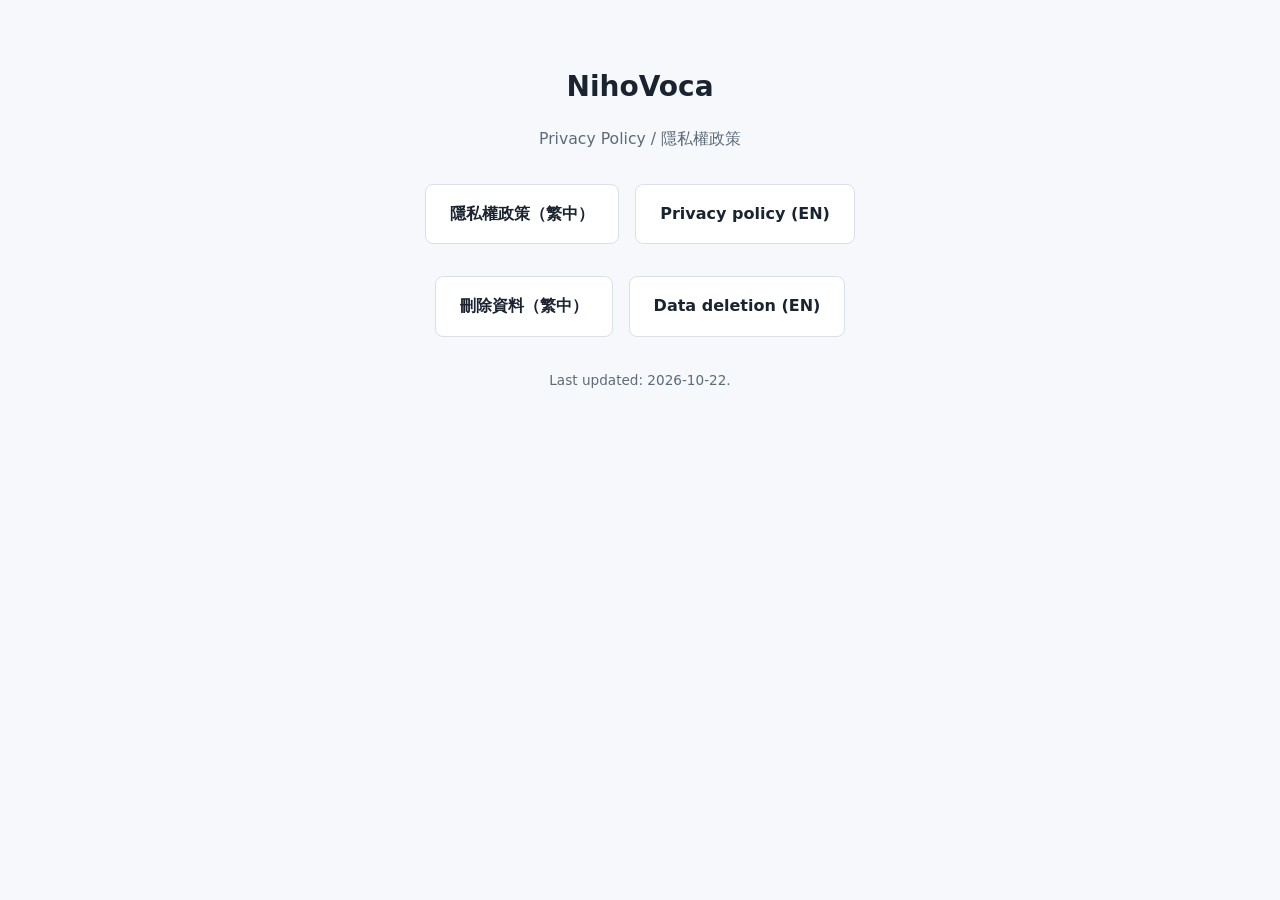
<file: index.html>
<!DOCTYPE html>
<html lang="zh-Hant">
  <head>
    <meta charset="utf-8" />
    <meta name="viewport" content="width=device-width, initial-scale=1" />
    <title>NihoVoca — Privacy Policy</title>
    <link rel="stylesheet" href="assets/style.css" />
  </head>
  <body>
    <main class="wrap hub">
      <h1>NihoVoca</h1>
      <p class="muted">Privacy Policy / 隱私權政策</p>
      <nav class="lang-nav" aria-label="Language">
        <a class="card" href="zh.html">隱私權政策（繁中）</a>
        <a class="card" href="en.html">Privacy policy (EN)</a>
      </nav>
      <nav class="lang-nav" aria-label="Data deletion">
        <a class="card" href="delete-zh.html">刪除資料（繁中）</a>
        <a class="card" href="delete-en.html">Data deletion (EN)</a>
      </nav>
      <p class="fine">
        Last updated: 2026-10-22.
      </p>
    </main>
  </body>
</html>
</file>
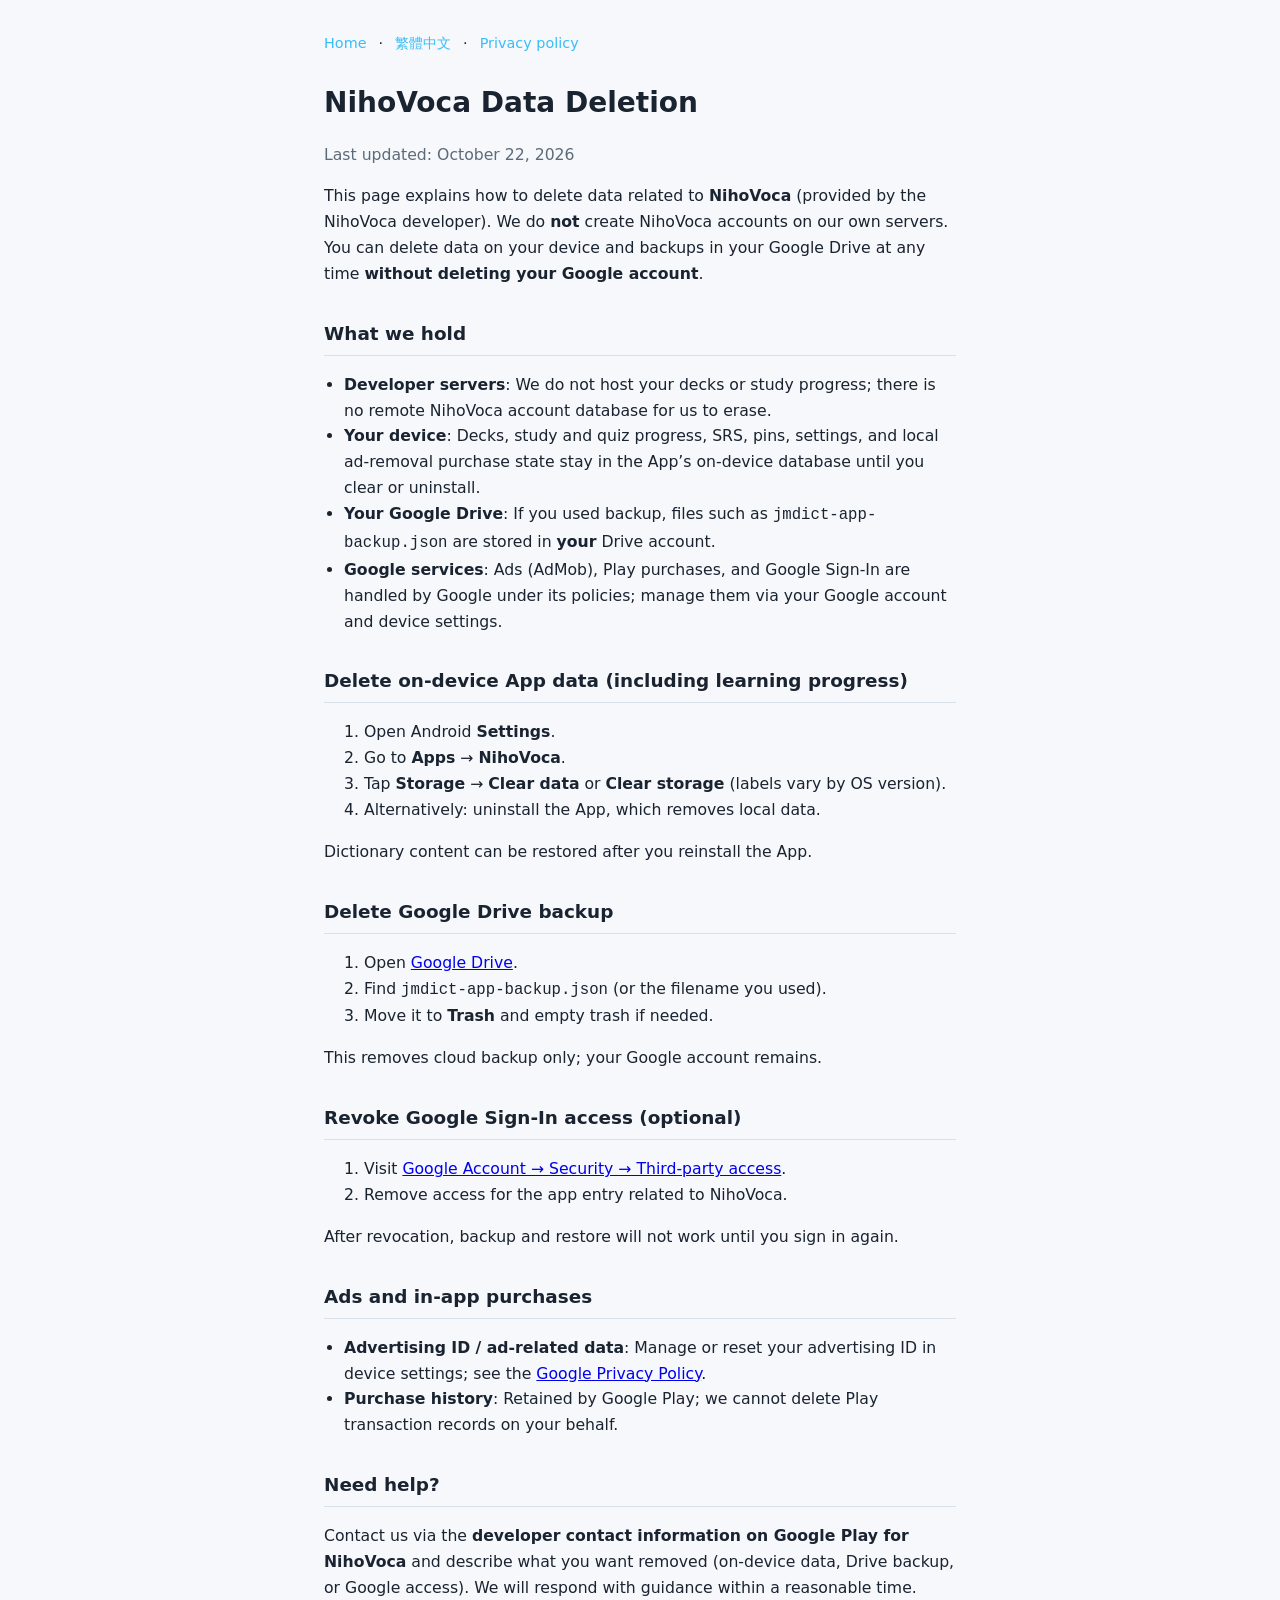
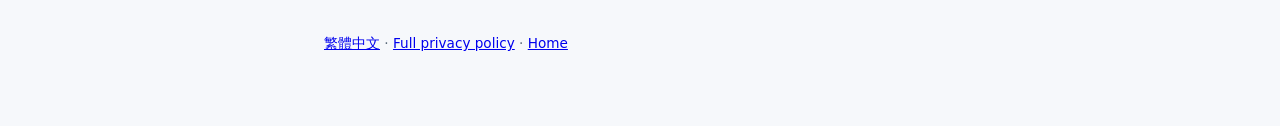
<file: delete-en.html>
<!DOCTYPE html>
<html lang="en">
  <head>
    <meta charset="utf-8" />
    <meta name="viewport" content="width=device-width, initial-scale=1" />
    <title>NihoVoca — Data Deletion</title>
    <link rel="alternate" hreflang="zh-Hant" href="delete-zh.html" />
    <link rel="alternate" hreflang="en" href="delete-en.html" />
    <link rel="stylesheet" href="assets/style.css" />
  </head>
  <body>
    <main class="wrap" id="data-deletion">
      <nav class="lang-switch" aria-label="Language">
        <a href="index.html">Home</a>
        <span aria-hidden="true">·</span>
        <a href="delete-zh.html">繁體中文</a>
        <span aria-hidden="true">·</span>
        <a href="en.html">Privacy policy</a>
      </nav>

      <h1>NihoVoca Data Deletion</h1>
      <p class="muted">Last updated: October 22, 2026</p>

      <p>
        This page explains how to delete data related to <strong>NihoVoca</strong> (provided by the NihoVoca developer).
        We do <strong>not</strong> create NihoVoca accounts on our own servers. You can delete data on your device and backups in your Google Drive at any time <strong>without deleting your Google account</strong>.
      </p>

      <h2>What we hold</h2>
      <ul>
        <li>
          <strong>Developer servers</strong>: We do not host your decks or study progress; there is no remote NihoVoca account database for us to erase.
        </li>
        <li>
          <strong>Your device</strong>: Decks, study and quiz progress, SRS, pins, settings, and local ad-removal purchase state stay in the App’s on-device database until you clear or uninstall.
        </li>
        <li>
          <strong>Your Google Drive</strong>: If you used backup, files such as <code>jmdict-app-backup.json</code> are stored in <strong>your</strong> Drive account.
        </li>
        <li>
          <strong>Google services</strong>: Ads (AdMob), Play purchases, and Google Sign-In are handled by Google under its policies; manage them via your Google account and device settings.
        </li>
      </ul>

      <h2>Delete on-device App data (including learning progress)</h2>
      <ol>
        <li>Open Android <strong>Settings</strong>.</li>
        <li>Go to <strong>Apps</strong> → <strong>NihoVoca</strong>.</li>
        <li>Tap <strong>Storage</strong> → <strong>Clear data</strong> or <strong>Clear storage</strong> (labels vary by OS version).</li>
        <li>Alternatively: uninstall the App, which removes local data.</li>
      </ol>
      <p>Dictionary content can be restored after you reinstall the App.</p>

      <h2>Delete Google Drive backup</h2>
      <ol>
        <li>Open <a href="https://drive.google.com" rel="noopener noreferrer">Google Drive</a>.</li>
        <li>Find <code>jmdict-app-backup.json</code> (or the filename you used).</li>
        <li>Move it to <strong>Trash</strong> and empty trash if needed.</li>
      </ol>
      <p>This removes cloud backup only; your Google account remains.</p>

      <h2>Revoke Google Sign-In access (optional)</h2>
      <ol>
        <li>Visit <a href="https://myaccount.google.com/permissions" rel="noopener noreferrer">Google Account → Security → Third-party access</a>.</li>
        <li>Remove access for the app entry related to NihoVoca.</li>
      </ol>
      <p>After revocation, backup and restore will not work until you sign in again.</p>

      <h2>Ads and in-app purchases</h2>
      <ul>
        <li><strong>Advertising ID / ad-related data</strong>: Manage or reset your advertising ID in device settings; see the <a href="https://policies.google.com/privacy" rel="noopener noreferrer">Google Privacy Policy</a>.</li>
        <li><strong>Purchase history</strong>: Retained by Google Play; we cannot delete Play transaction records on your behalf.</li>
      </ul>

      <h2>Need help?</h2>
      <p>
        Contact us via the <strong>developer contact information on Google Play for NihoVoca</strong> and describe what you want removed (on-device data, Drive backup, or Google access). We will respond with guidance within a reasonable time.
      </p>

      <p class="fine">
        <a href="delete-zh.html">繁體中文</a> ·
        <a href="en.html">Full privacy policy</a> ·
        <a href="index.html">Home</a>
      </p>
    </main>
  </body>
</html>
</file>
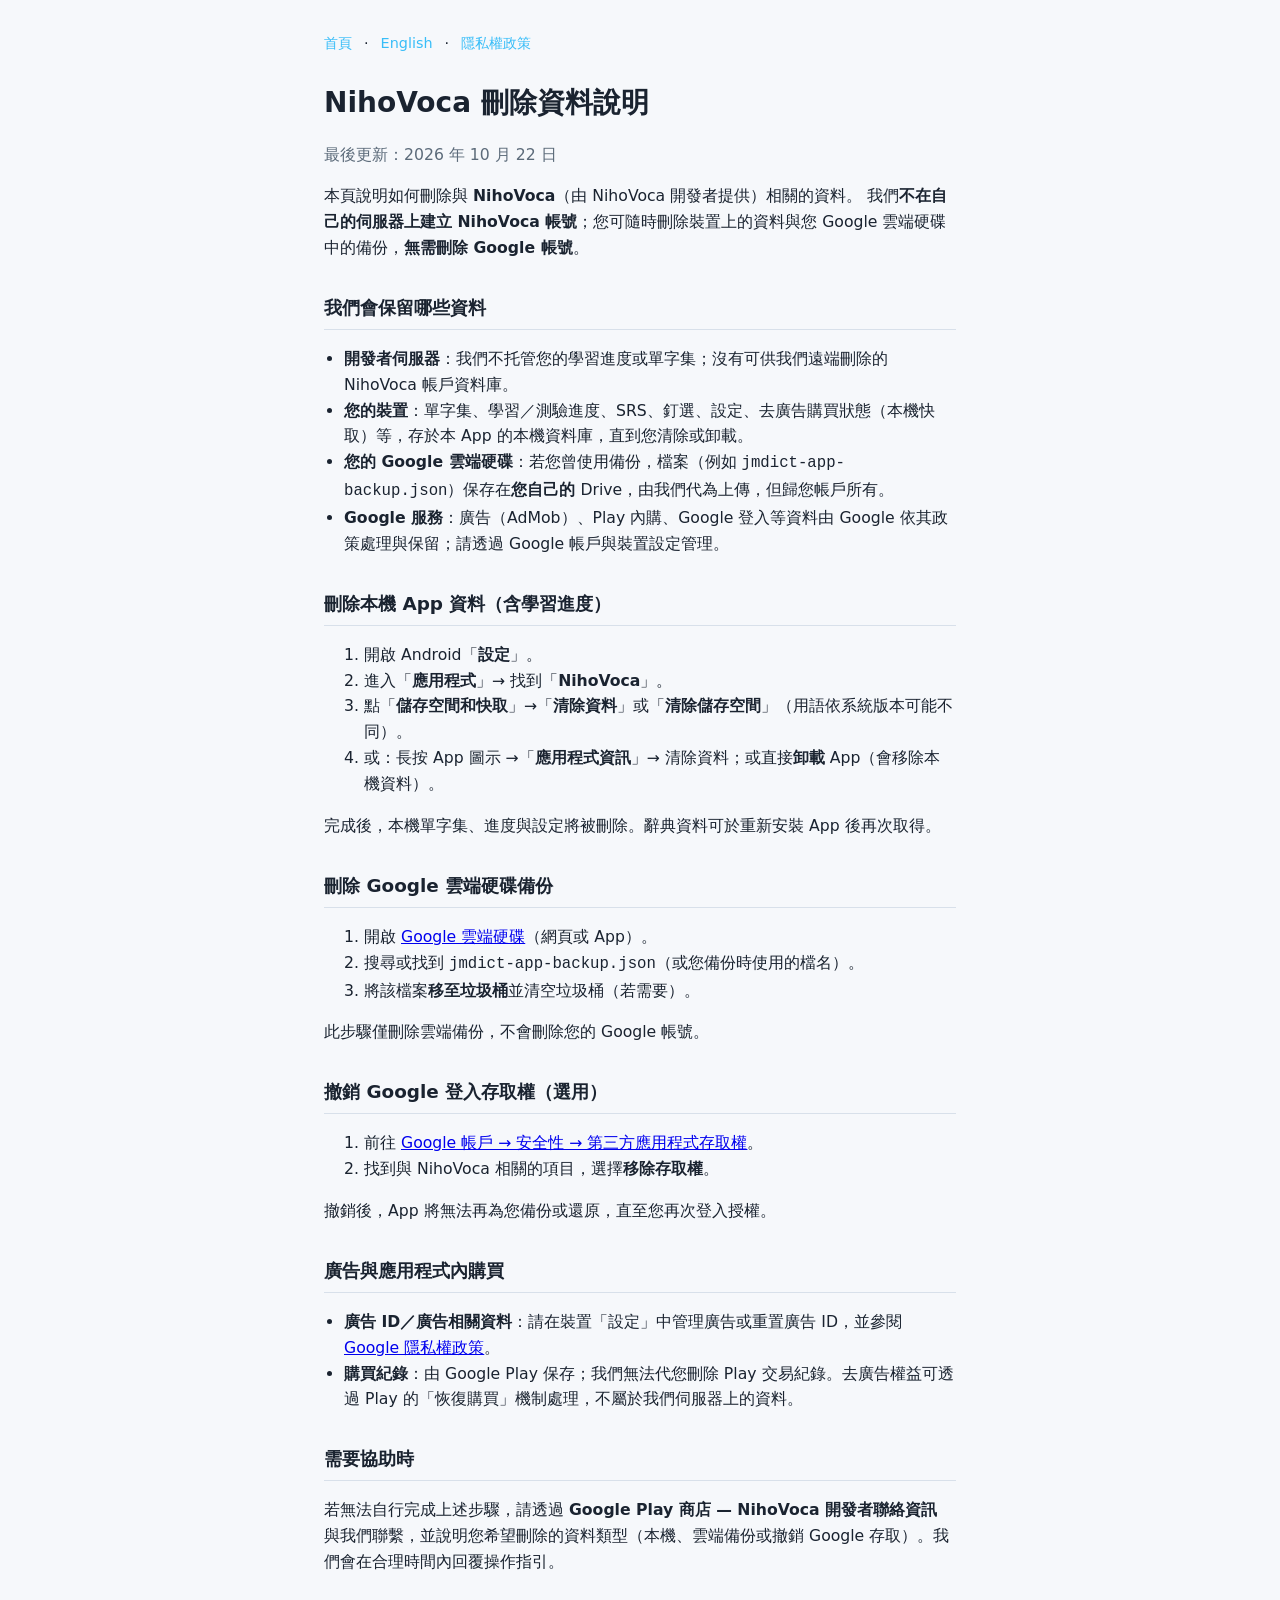
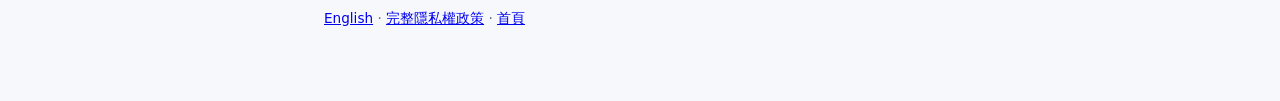
<file: delete-zh.html>
<!DOCTYPE html>
<html lang="zh-Hant">
  <head>
    <meta charset="utf-8" />
    <meta name="viewport" content="width=device-width, initial-scale=1" />
    <title>NihoVoca — 刪除資料說明</title>
    <link rel="alternate" hreflang="en" href="delete-en.html" />
    <link rel="alternate" hreflang="zh-Hant" href="delete-zh.html" />
    <link rel="stylesheet" href="assets/style.css" />
  </head>
  <body>
    <main class="wrap" id="data-deletion">
      <nav class="lang-switch" aria-label="語言">
        <a href="index.html">首頁</a>
        <span aria-hidden="true">·</span>
        <a href="delete-en.html">English</a>
        <span aria-hidden="true">·</span>
        <a href="zh.html">隱私權政策</a>
      </nav>

      <h1>NihoVoca 刪除資料說明</h1>
      <p class="muted">最後更新：2026 年 10 月 22 日</p>

      <p>
        本頁說明如何刪除與 <strong>NihoVoca</strong>（由 NihoVoca 開發者提供）相關的資料。
        我們<strong>不在自己的伺服器上建立 NihoVoca 帳號</strong>；您可隨時刪除裝置上的資料與您 Google 雲端硬碟中的備份，<strong>無需刪除 Google 帳號</strong>。
      </p>

      <h2>我們會保留哪些資料</h2>
      <ul>
        <li>
          <strong>開發者伺服器</strong>：我們不托管您的學習進度或單字集；沒有可供我們遠端刪除的 NihoVoca 帳戶資料庫。
        </li>
        <li>
          <strong>您的裝置</strong>：單字集、學習／測驗進度、SRS、釘選、設定、去廣告購買狀態（本機快取）等，存於本 App 的本機資料庫，直到您清除或卸載。
        </li>
        <li>
          <strong>您的 Google 雲端硬碟</strong>：若您曾使用備份，檔案（例如 <code>jmdict-app-backup.json</code>）保存在<strong>您自己的</strong> Drive，由我們代為上傳，但歸您帳戶所有。
        </li>
        <li>
          <strong>Google 服務</strong>：廣告（AdMob）、Play 內購、Google 登入等資料由 Google 依其政策處理與保留；請透過 Google 帳戶與裝置設定管理。
        </li>
      </ul>

      <h2>刪除本機 App 資料（含學習進度）</h2>
      <ol>
        <li>開啟 Android「<strong>設定</strong>」。</li>
        <li>進入「<strong>應用程式</strong>」→ 找到「<strong>NihoVoca</strong>」。</li>
        <li>點「<strong>儲存空間和快取</strong>」→「<strong>清除資料</strong>」或「<strong>清除儲存空間</strong>」（用語依系統版本可能不同）。</li>
        <li>或：長按 App 圖示 →「<strong>應用程式資訊</strong>」→ 清除資料；或直接<strong>卸載</strong> App（會移除本機資料）。</li>
      </ol>
      <p>完成後，本機單字集、進度與設定將被刪除。辭典資料可於重新安裝 App 後再次取得。</p>

      <h2>刪除 Google 雲端硬碟備份</h2>
      <ol>
        <li>開啟 <a href="https://drive.google.com" rel="noopener noreferrer">Google 雲端硬碟</a>（網頁或 App）。</li>
        <li>搜尋或找到 <code>jmdict-app-backup.json</code>（或您備份時使用的檔名）。</li>
        <li>將該檔案<strong>移至垃圾桶</strong>並清空垃圾桶（若需要）。</li>
      </ol>
      <p>此步驟僅刪除雲端備份，不會刪除您的 Google 帳號。</p>

      <h2>撤銷 Google 登入存取權（選用）</h2>
      <ol>
        <li>前往 <a href="https://myaccount.google.com/permissions" rel="noopener noreferrer">Google 帳戶 → 安全性 → 第三方應用程式存取權</a>。</li>
        <li>找到與 NihoVoca 相關的項目，選擇<strong>移除存取權</strong>。</li>
      </ol>
      <p>撤銷後，App 將無法再為您備份或還原，直至您再次登入授權。</p>

      <h2>廣告與應用程式內購買</h2>
      <ul>
        <li><strong>廣告 ID／廣告相關資料</strong>：請在裝置「設定」中管理廣告或重置廣告 ID，並參閱 <a href="https://policies.google.com/privacy" rel="noopener noreferrer">Google 隱私權政策</a>。</li>
        <li><strong>購買紀錄</strong>：由 Google Play 保存；我們無法代您刪除 Play 交易紀錄。去廣告權益可透過 Play 的「恢復購買」機制處理，不屬於我們伺服器上的資料。</li>
      </ul>

      <h2>需要協助時</h2>
      <p>
        若無法自行完成上述步驟，請透過 <strong>Google Play 商店 — NihoVoca 開發者聯絡資訊</strong> 與我們聯繫，並說明您希望刪除的資料類型（本機、雲端備份或撤銷 Google 存取）。我們會在合理時間內回覆操作指引。
      </p>

      <p class="fine">
        <a href="delete-en.html">English</a> ·
        <a href="zh.html">完整隱私權政策</a> ·
        <a href="index.html">首頁</a>
      </p>
    </main>
  </body>
</html>
</file>
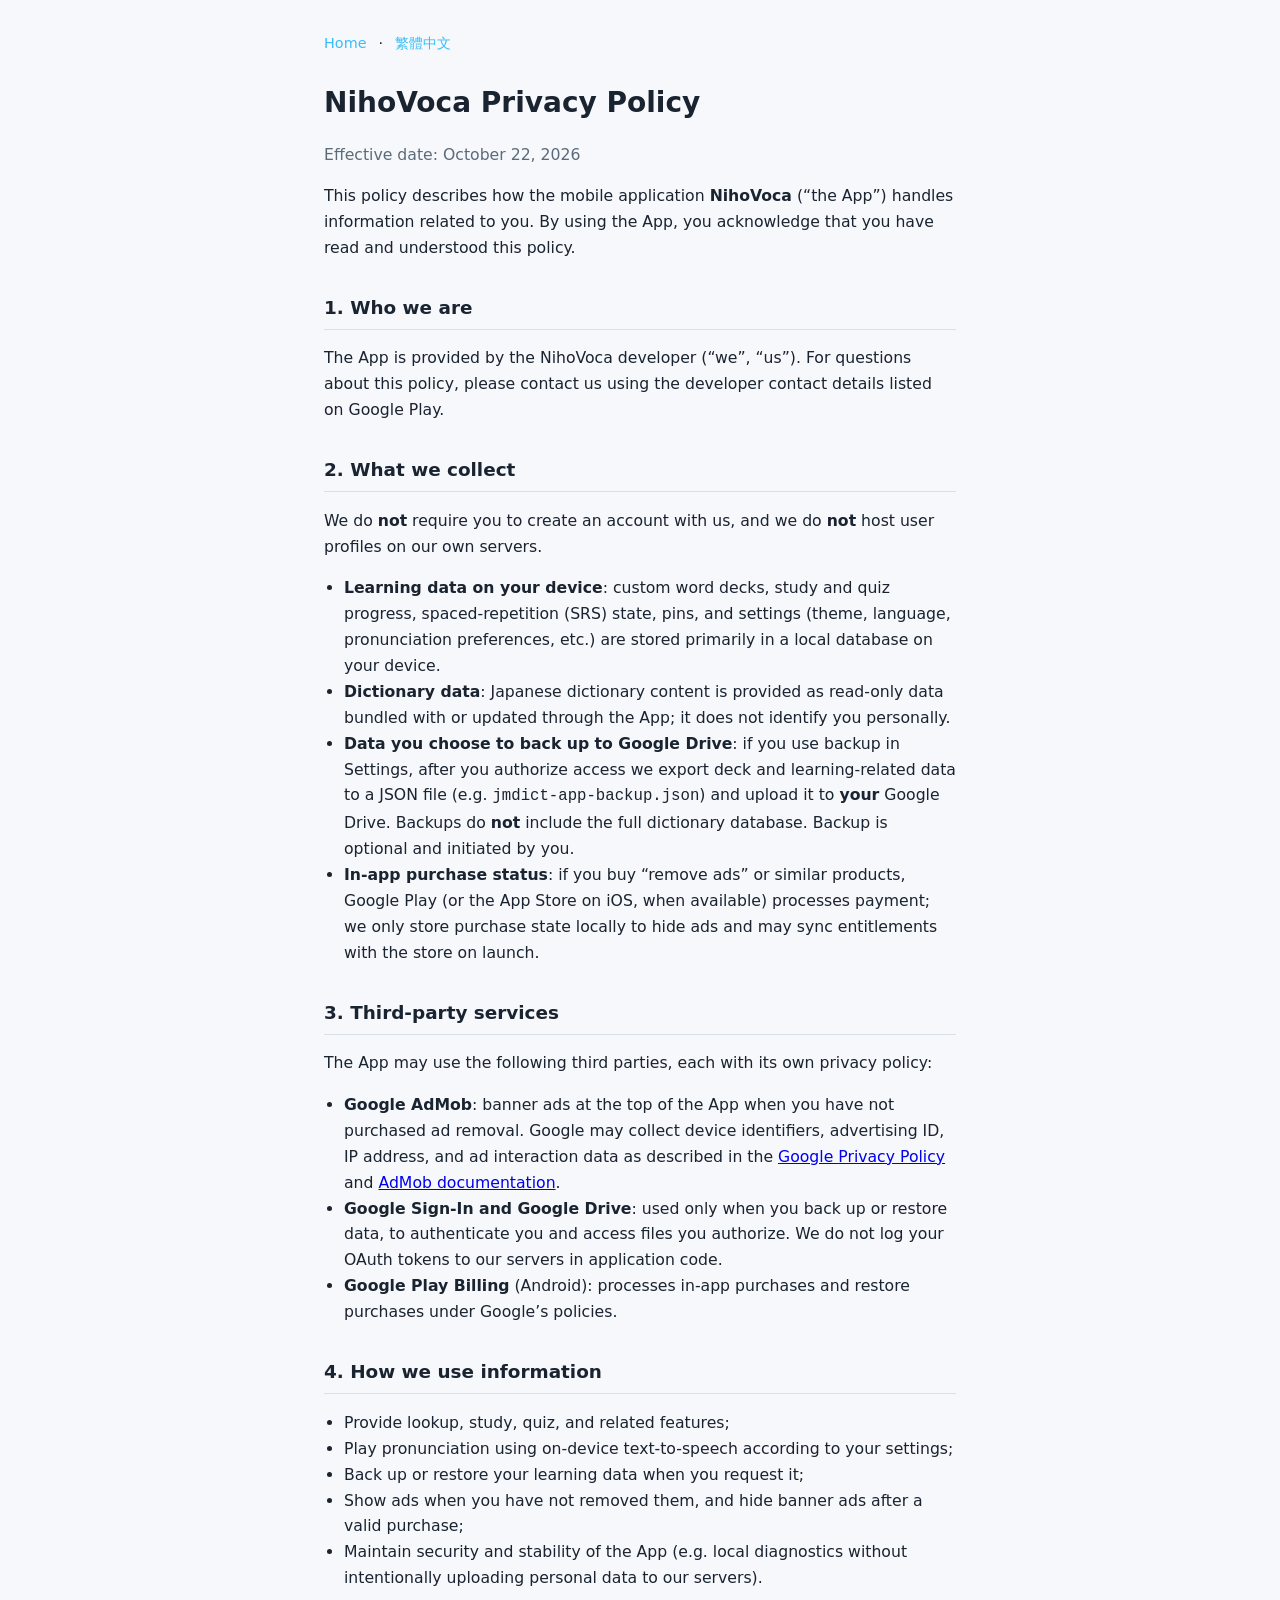
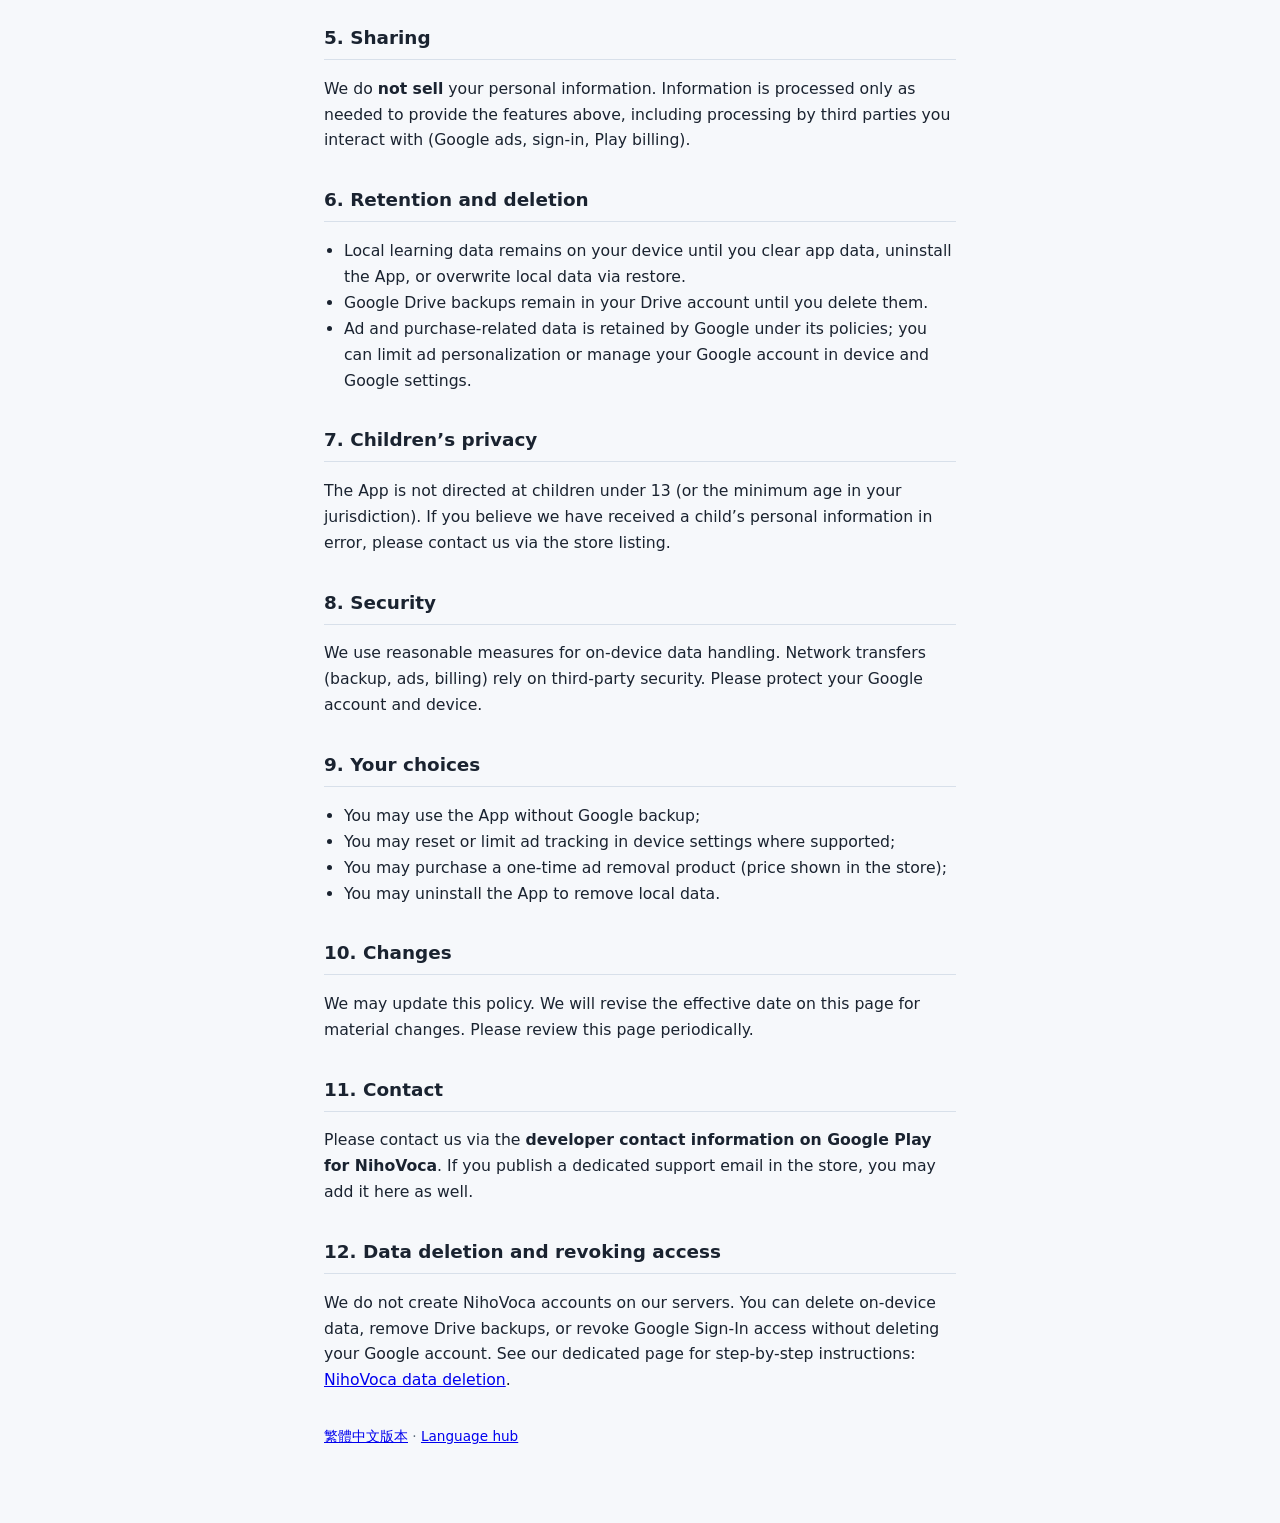
<file: en.html>
<!DOCTYPE html>
<html lang="en">
  <head>
    <meta charset="utf-8" />
    <meta name="viewport" content="width=device-width, initial-scale=1" />
    <title>NihoVoca Privacy Policy</title>
    <link rel="alternate" hreflang="zh-Hant" href="zh.html" />
    <link rel="alternate" hreflang="en" href="en.html" />
    <link rel="stylesheet" href="assets/style.css" />
  </head>
  <body>
    <main class="wrap">
      <nav class="lang-switch" aria-label="Language">
        <a href="index.html">Home</a>
        <span aria-hidden="true">·</span>
        <a href="zh.html">繁體中文</a>
      </nav>

      <h1>NihoVoca Privacy Policy</h1>
      <p class="muted">Effective date: October 22, 2026</p>

      <p>
        This policy describes how the mobile application <strong>NihoVoca</strong> (“the App”) handles information related to you. By using the App, you acknowledge that you have read and understood this policy.
      </p>

      <h2>1. Who we are</h2>
      <p>
        The App is provided by the NihoVoca developer (“we”, “us”). For questions about this policy, please contact us using the developer contact details listed on Google Play.
      </p>

      <h2>2. What we collect</h2>
      <p>We do <strong>not</strong> require you to create an account with us, and we do <strong>not</strong> host user profiles on our own servers.</p>
      <ul>
        <li>
          <strong>Learning data on your device</strong>: custom word decks, study and quiz progress, spaced-repetition (SRS) state, pins, and settings (theme, language, pronunciation preferences, etc.) are stored primarily in a local database on your device.
        </li>
        <li>
          <strong>Dictionary data</strong>: Japanese dictionary content is provided as read-only data bundled with or updated through the App; it does not identify you personally.
        </li>
        <li>
          <strong>Data you choose to back up to Google Drive</strong>: if you use backup in Settings, after you authorize access we export deck and learning-related data to a JSON file (e.g. <code>jmdict-app-backup.json</code>) and upload it to <strong>your</strong> Google Drive. Backups do <strong>not</strong> include the full dictionary database. Backup is optional and initiated by you.
        </li>
        <li>
          <strong>In-app purchase status</strong>: if you buy “remove ads” or similar products, Google Play (or the App Store on iOS, when available) processes payment; we only store purchase state locally to hide ads and may sync entitlements with the store on launch.
        </li>
      </ul>

      <h2>3. Third-party services</h2>
      <p>The App may use the following third parties, each with its own privacy policy:</p>
      <ul>
        <li>
          <strong>Google AdMob</strong>: banner ads at the top of the App when you have not purchased ad removal. Google may collect device identifiers, advertising ID, IP address, and ad interaction data as described in the
          <a href="https://policies.google.com/privacy" rel="noopener noreferrer">Google Privacy Policy</a>
          and
          <a href="https://support.google.com/admob/answer/6128543" rel="noopener noreferrer">AdMob documentation</a>.
        </li>
        <li>
          <strong>Google Sign-In and Google Drive</strong>: used only when you back up or restore data, to authenticate you and access files you authorize. We do not log your OAuth tokens to our servers in application code.
        </li>
        <li>
          <strong>Google Play Billing</strong> (Android): processes in-app purchases and restore purchases under Google’s policies.
        </li>
      </ul>

      <h2>4. How we use information</h2>
      <ul>
        <li>Provide lookup, study, quiz, and related features;</li>
        <li>Play pronunciation using on-device text-to-speech according to your settings;</li>
        <li>Back up or restore your learning data when you request it;</li>
        <li>Show ads when you have not removed them, and hide banner ads after a valid purchase;</li>
        <li>Maintain security and stability of the App (e.g. local diagnostics without intentionally uploading personal data to our servers).</li>
      </ul>

      <h2>5. Sharing</h2>
      <p>
        We do <strong>not sell</strong> your personal information. Information is processed only as needed to provide the features above, including processing by third parties you interact with (Google ads, sign-in, Play billing).
      </p>

      <h2>6. Retention and deletion</h2>
      <ul>
        <li>Local learning data remains on your device until you clear app data, uninstall the App, or overwrite local data via restore.</li>
        <li>Google Drive backups remain in your Drive account until you delete them.</li>
        <li>Ad and purchase-related data is retained by Google under its policies; you can limit ad personalization or manage your Google account in device and Google settings.</li>
      </ul>

      <h2>7. Children’s privacy</h2>
      <p>
        The App is not directed at children under 13 (or the minimum age in your jurisdiction). If you believe we have received a child’s personal information in error, please contact us via the store listing.
      </p>

      <h2>8. Security</h2>
      <p>
        We use reasonable measures for on-device data handling. Network transfers (backup, ads, billing) rely on third-party security. Please protect your Google account and device.
      </p>

      <h2>9. Your choices</h2>
      <ul>
        <li>You may use the App without Google backup;</li>
        <li>You may reset or limit ad tracking in device settings where supported;</li>
        <li>You may purchase a one-time ad removal product (price shown in the store);</li>
        <li>You may uninstall the App to remove local data.</li>
      </ul>

      <h2>10. Changes</h2>
      <p>
        We may update this policy. We will revise the effective date on this page for material changes. Please review this page periodically.
      </p>

      <h2>11. Contact</h2>
      <p>
        Please contact us via the <strong>developer contact information on Google Play for NihoVoca</strong>. If you publish a dedicated support email in the store, you may add it here as well.
      </p>

      <h2 id="data-deletion">12. Data deletion and revoking access</h2>
      <p>
        We do not create NihoVoca accounts on our servers. You can delete on-device data, remove Drive backups, or revoke Google Sign-In access without deleting your Google account.
        See our dedicated page for step-by-step instructions:
        <a href="delete-en.html">NihoVoca data deletion</a>.
      </p>

      <p class="fine">
        <a href="zh.html">繁體中文版本</a> ·
        <a href="index.html">Language hub</a>
      </p>
    </main>
  </body>
</html>
</file>
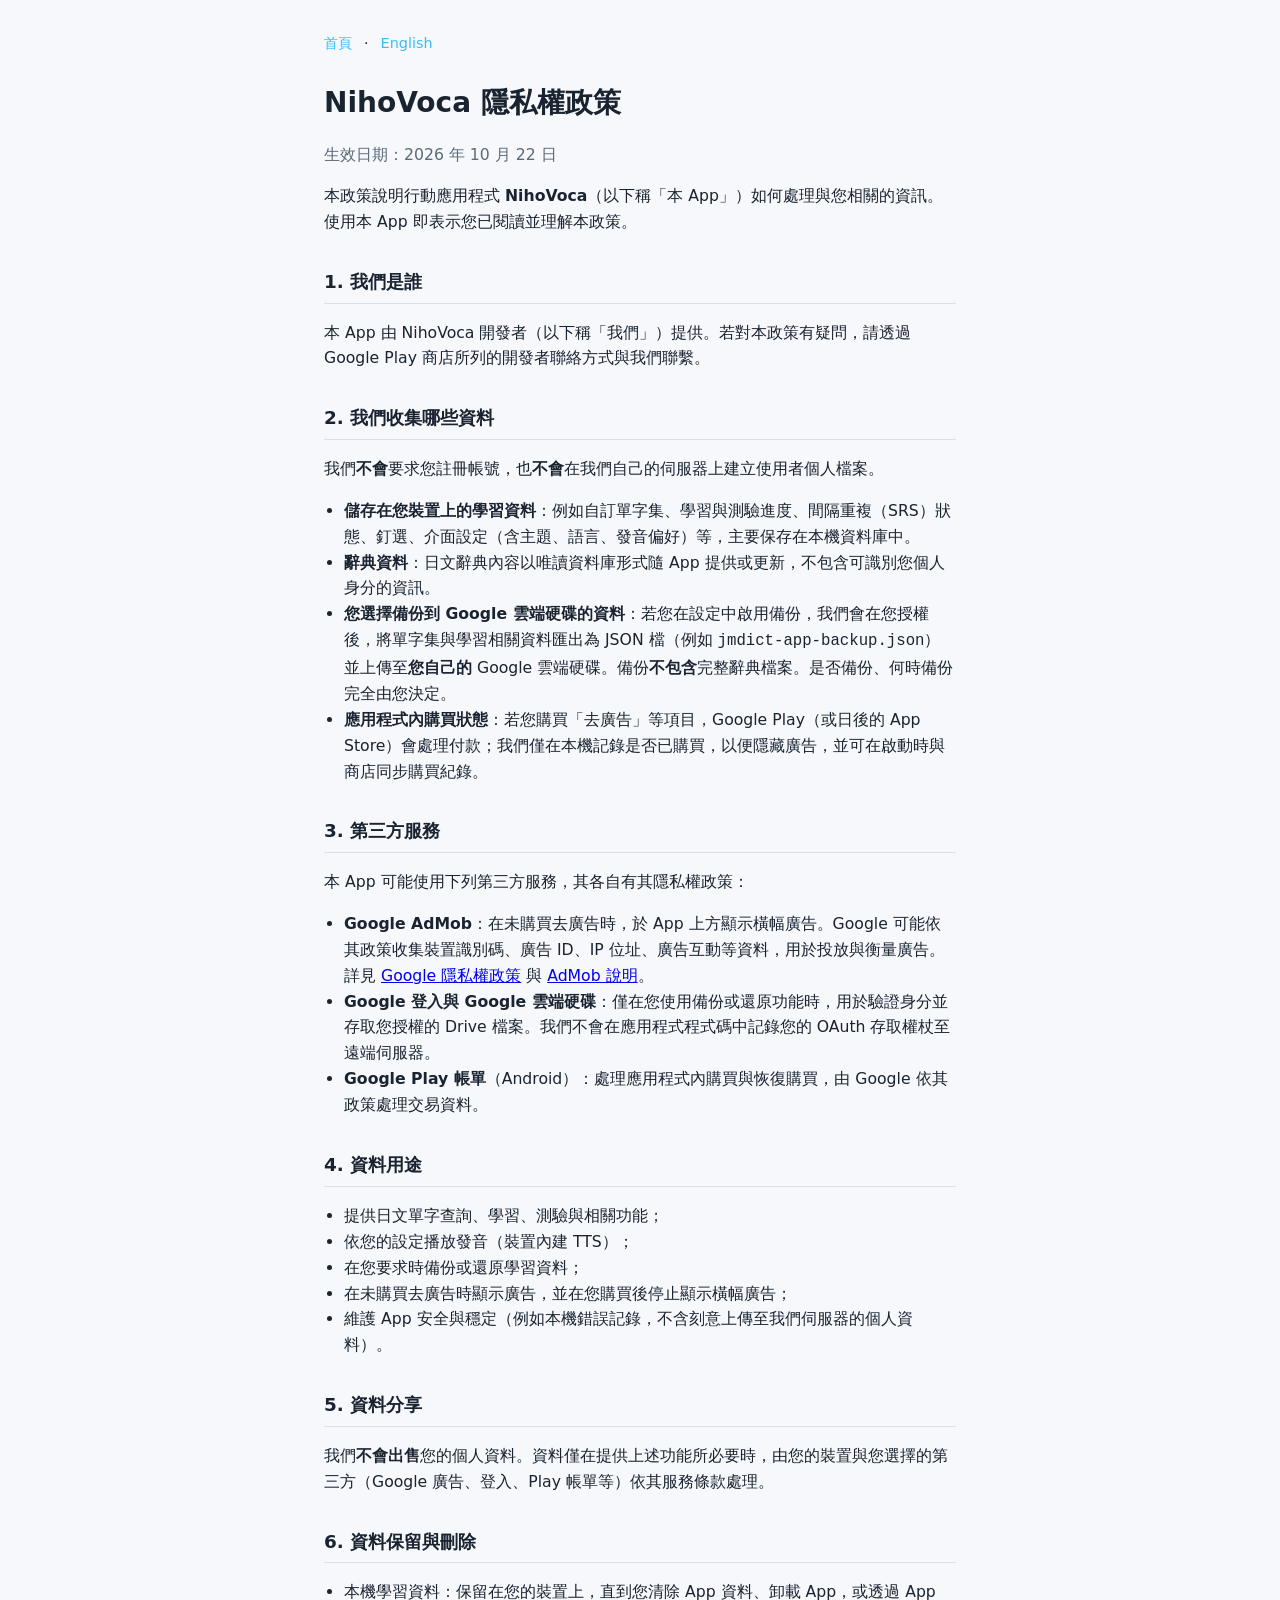
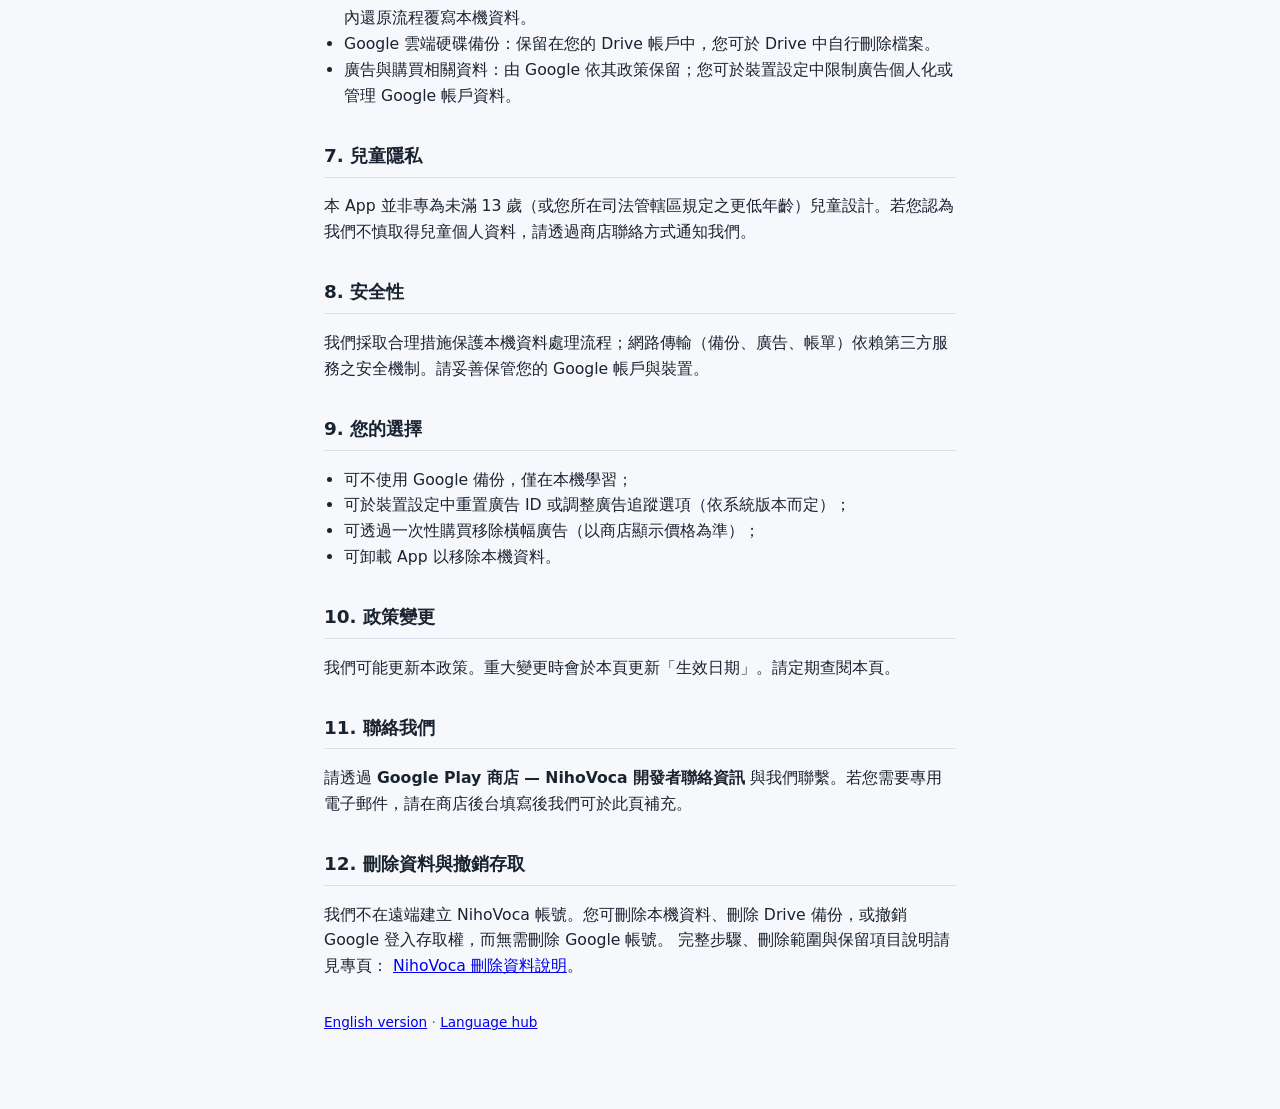
<file: zh.html>
<!DOCTYPE html>
<html lang="zh-Hant">
  <head>
    <meta charset="utf-8" />
    <meta name="viewport" content="width=device-width, initial-scale=1" />
    <title>NihoVoca 隱私權政策</title>
    <link rel="alternate" hreflang="en" href="en.html" />
    <link rel="alternate" hreflang="zh-Hant" href="zh.html" />
    <link rel="stylesheet" href="assets/style.css" />
  </head>
  <body>
    <main class="wrap">
      <nav class="lang-switch" aria-label="語言">
        <a href="index.html">首頁</a>
        <span aria-hidden="true">·</span>
        <a href="en.html">English</a>
      </nav>

      <h1>NihoVoca 隱私權政策</h1>
      <p class="muted">生效日期：2026 年 10 月 22 日</p>

      <p>
        本政策說明行動應用程式 <strong>NihoVoca</strong>（以下稱「本 App」）如何處理與您相關的資訊。使用本 App 即表示您已閱讀並理解本政策。
      </p>

      <h2>1. 我們是誰</h2>
      <p>
        本 App 由 NihoVoca 開發者（以下稱「我們」）提供。若對本政策有疑問，請透過 Google Play 商店所列的開發者聯絡方式與我們聯繫。
      </p>

      <h2>2. 我們收集哪些資料</h2>
      <p>我們<strong>不會</strong>要求您註冊帳號，也<strong>不會</strong>在我們自己的伺服器上建立使用者個人檔案。</p>
      <ul>
        <li>
          <strong>儲存在您裝置上的學習資料</strong>：例如自訂單字集、學習與測驗進度、間隔重複（SRS）狀態、釘選、介面設定（含主題、語言、發音偏好）等，主要保存在本機資料庫中。
        </li>
        <li>
          <strong>辭典資料</strong>：日文辭典內容以唯讀資料庫形式隨 App 提供或更新，不包含可識別您個人身分的資訊。
        </li>
        <li>
          <strong>您選擇備份到 Google 雲端硬碟的資料</strong>：若您在設定中啟用備份，我們會在您授權後，將單字集與學習相關資料匯出為 JSON 檔（例如 <code>jmdict-app-backup.json</code>）並上傳至<strong>您自己的</strong> Google 雲端硬碟。備份<strong>不包含</strong>完整辭典檔案。是否備份、何時備份完全由您決定。
        </li>
        <li>
          <strong>應用程式內購買狀態</strong>：若您購買「去廣告」等項目，Google Play（或日後的 App Store）會處理付款；我們僅在本機記錄是否已購買，以便隱藏廣告，並可在啟動時與商店同步購買紀錄。
        </li>
      </ul>

      <h2>3. 第三方服務</h2>
      <p>本 App 可能使用下列第三方服務，其各自有其隱私權政策：</p>
      <ul>
        <li>
          <strong>Google AdMob</strong>：在未購買去廣告時，於 App 上方顯示橫幅廣告。Google 可能依其政策收集裝置識別碼、廣告 ID、IP 位址、廣告互動等資料，用於投放與衡量廣告。詳見
          <a href="https://policies.google.com/privacy" rel="noopener noreferrer">Google 隱私權政策</a>
          與
          <a href="https://support.google.com/admob/answer/6128543" rel="noopener noreferrer">AdMob 說明</a>。
        </li>
        <li>
          <strong>Google 登入與 Google 雲端硬碟</strong>：僅在您使用備份或還原功能時，用於驗證身分並存取您授權的 Drive 檔案。我們不會在應用程式程式碼中記錄您的 OAuth 存取權杖至遠端伺服器。
        </li>
        <li>
          <strong>Google Play 帳單</strong>（Android）：處理應用程式內購買與恢復購買，由 Google 依其政策處理交易資料。
        </li>
      </ul>

      <h2>4. 資料用途</h2>
      <ul>
        <li>提供日文單字查詢、學習、測驗與相關功能；</li>
        <li>依您的設定播放發音（裝置內建 TTS）；</li>
        <li>在您要求時備份或還原學習資料；</li>
        <li>在未購買去廣告時顯示廣告，並在您購買後停止顯示橫幅廣告；</li>
        <li>維護 App 安全與穩定（例如本機錯誤記錄，不含刻意上傳至我們伺服器的個人資料）。</li>
      </ul>

      <h2>5. 資料分享</h2>
      <p>
        我們<strong>不會出售</strong>您的個人資料。資料僅在提供上述功能所必要時，由您的裝置與您選擇的第三方（Google 廣告、登入、Play 帳單等）依其服務條款處理。
      </p>

      <h2>6. 資料保留與刪除</h2>
      <ul>
        <li>本機學習資料：保留在您的裝置上，直到您清除 App 資料、卸載 App，或透過 App 內還原流程覆寫本機資料。</li>
        <li>Google 雲端硬碟備份：保留在您的 Drive 帳戶中，您可於 Drive 中自行刪除檔案。</li>
        <li>廣告與購買相關資料：由 Google 依其政策保留；您可於裝置設定中限制廣告個人化或管理 Google 帳戶資料。</li>
      </ul>

      <h2>7. 兒童隱私</h2>
      <p>
        本 App 並非專為未滿 13 歲（或您所在司法管轄區規定之更低年齡）兒童設計。若您認為我們不慎取得兒童個人資料，請透過商店聯絡方式通知我們。
      </p>

      <h2>8. 安全性</h2>
      <p>
        我們採取合理措施保護本機資料處理流程；網路傳輸（備份、廣告、帳單）依賴第三方服務之安全機制。請妥善保管您的 Google 帳戶與裝置。
      </p>

      <h2>9. 您的選擇</h2>
      <ul>
        <li>可不使用 Google 備份，僅在本機學習；</li>
        <li>可於裝置設定中重置廣告 ID 或調整廣告追蹤選項（依系統版本而定）；</li>
        <li>可透過一次性購買移除橫幅廣告（以商店顯示價格為準）；</li>
        <li>可卸載 App 以移除本機資料。</li>
      </ul>

      <h2>10. 政策變更</h2>
      <p>
        我們可能更新本政策。重大變更時會於本頁更新「生效日期」。請定期查閱本頁。
      </p>

      <h2>11. 聯絡我們</h2>
      <p>
        請透過 <strong>Google Play 商店 — NihoVoca 開發者聯絡資訊</strong> 與我們聯繫。若您需要專用電子郵件，請在商店後台填寫後我們可於此頁補充。
      </p>

      <h2 id="data-deletion">12. 刪除資料與撤銷存取</h2>
      <p>
        我們不在遠端建立 NihoVoca 帳號。您可刪除本機資料、刪除 Drive 備份，或撤銷 Google 登入存取權，而無需刪除 Google 帳號。
        完整步驟、刪除範圍與保留項目說明請見專頁：
        <a href="delete-zh.html">NihoVoca 刪除資料說明</a>。
      </p>

      <p class="fine">
        <a href="en.html">English version</a> ·
        <a href="index.html">Language hub</a>
      </p>
    </main>
  </body>
</html>
</file>
<file: assets/style.css>
:root {
  color-scheme: light dark;
  --bg: #0f1419;
  --fg: #e7ecf3;
  --muted: #9aa8b8;
  --accent: #38bdf8;
  --card: #1a2330;
  --border: #2a3647;
  --max: 42rem;
  font-family: system-ui, -apple-system, "Segoe UI", "Noto Sans TC", sans-serif;
  line-height: 1.65;
}

@media (prefers-color-scheme: light) {
  :root {
    --bg: #f6f8fb;
    --fg: #1a2330;
    --muted: #5c6b7a;
    --card: #ffffff;
    --border: #d8e0ea;
  }
}

* {
  box-sizing: border-box;
}

body {
  margin: 0;
  background: var(--bg);
  color: var(--fg);
}

.wrap {
  max-width: var(--max);
  margin: 0 auto;
  padding: 2rem 1.25rem 4rem;
}

.hub {
  text-align: center;
  padding-top: 4rem;
}

h1 {
  font-size: 1.75rem;
  margin: 0 0 0.25rem;
}

h2 {
  font-size: 1.15rem;
  margin: 2rem 0 0.75rem;
  border-bottom: 1px solid var(--border);
  padding-bottom: 0.35rem;
}

p,
li {
  font-size: 0.98rem;
}

.muted {
  color: var(--muted);
}

.fine {
  font-size: 0.85rem;
  color: var(--muted);
  margin-top: 2rem;
}

.lang-switch {
  display: flex;
  gap: 0.75rem;
  flex-wrap: wrap;
  margin-bottom: 1.5rem;
  font-size: 0.9rem;
}

.lang-switch a {
  color: var(--accent);
  text-decoration: none;
}

.lang-switch a:hover {
  text-decoration: underline;
}

.lang-nav {
  display: flex;
  gap: 1rem;
  justify-content: center;
  margin: 2rem 0;
  flex-wrap: wrap;
}

a.card {
  display: block;
  min-width: 10rem;
  padding: 1rem 1.5rem;
  background: var(--card);
  border: 1px solid var(--border);
  border-radius: 0.5rem;
  color: var(--fg);
  text-decoration: none;
  font-weight: 600;
}

a.card:hover {
  border-color: var(--accent);
}

ul {
  padding-left: 1.25rem;
}

strong {
  font-weight: 600;
}
</file>
